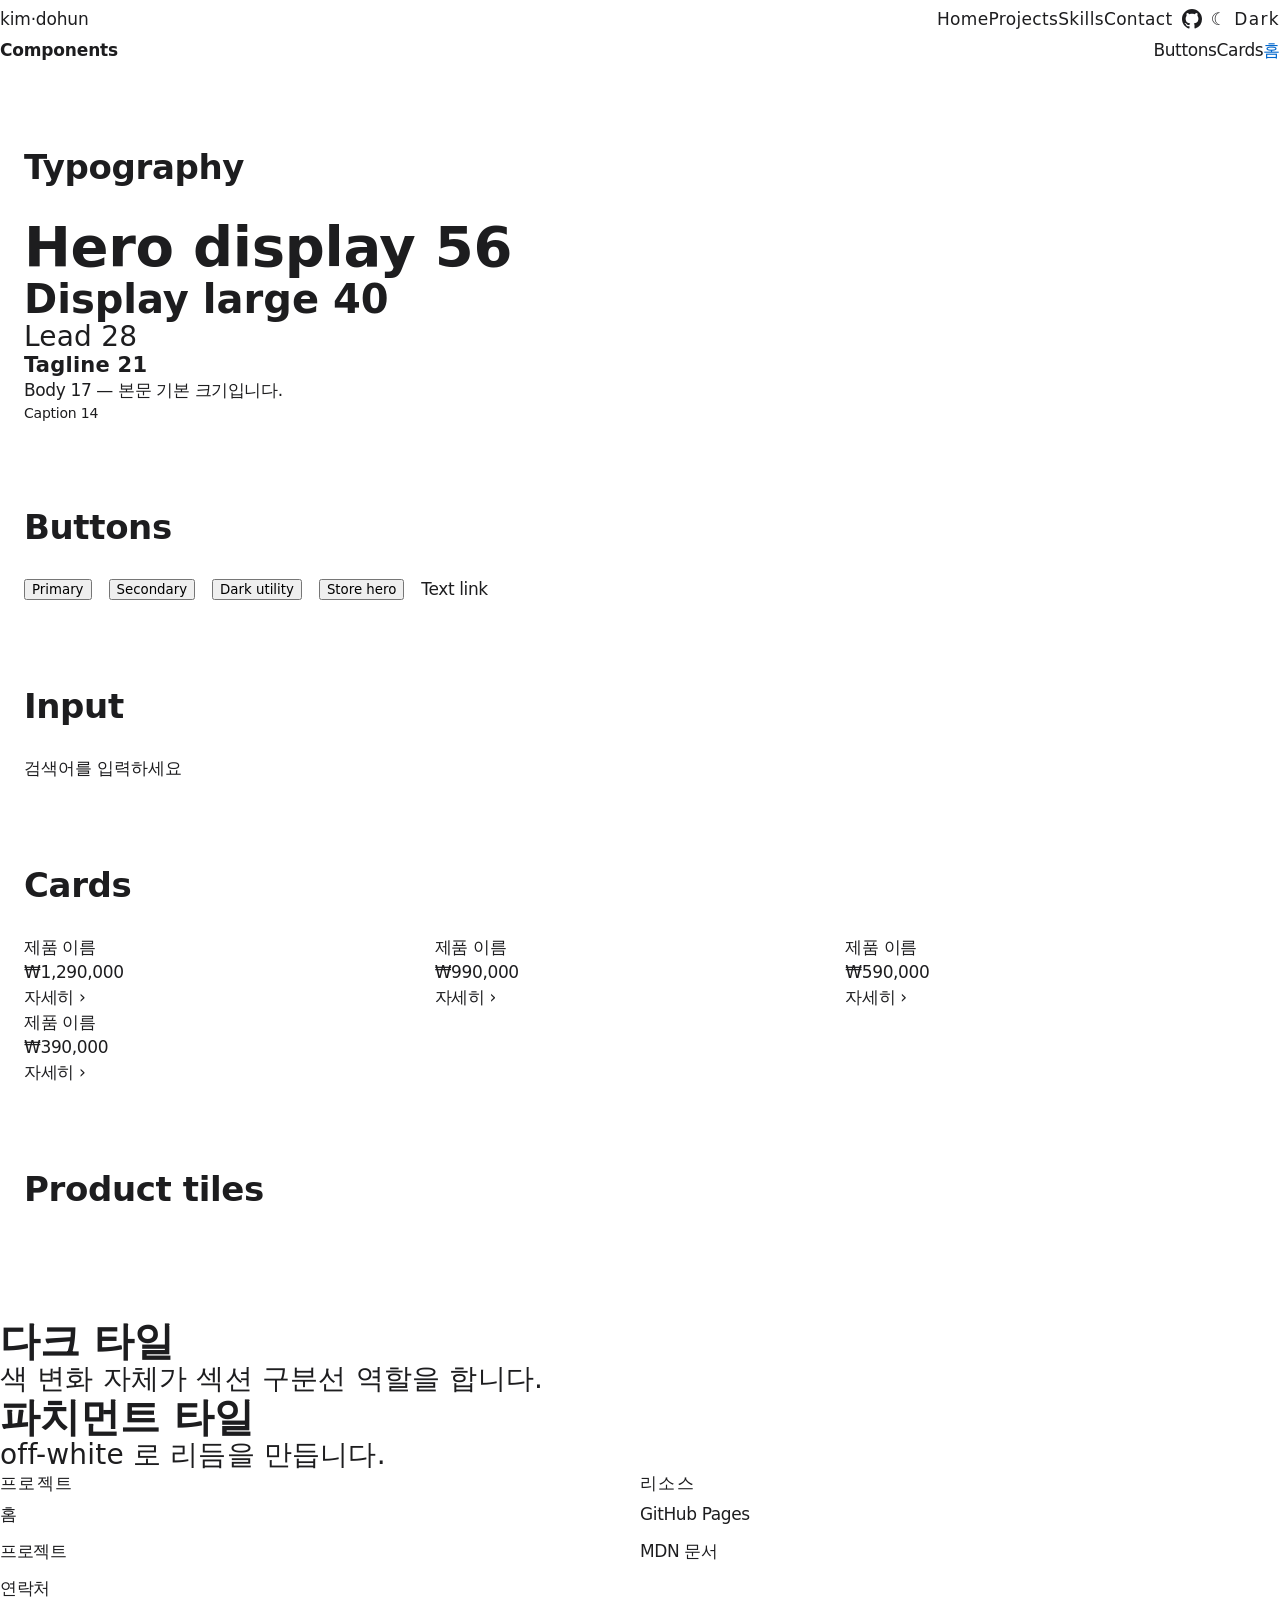
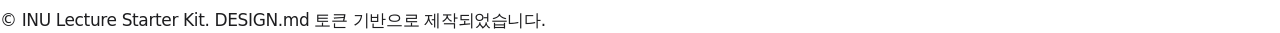
<file: components.html>
<!DOCTYPE html>
<html lang="ko">
  <head>
    <meta charset="UTF-8" />
    <meta name="viewport" content="width=device-width, initial-scale=1.0" />
    <title>INU Starter — Components</title>
    <meta name="description" content="DESIGN.md 컴포넌트 쇼케이스 — 복붙 참고용" />

    <link rel="preconnect" href="https://fonts.googleapis.com" />
    <link rel="preconnect" href="https://fonts.gstatic.com" crossorigin />
    <link
      href="https://fonts.googleapis.com/css2?family=Inter:wght@300;400;600;700&display=swap"
      rel="stylesheet"
    />

    <link rel="stylesheet" href="css/tokens.css" />
    <link rel="stylesheet" href="css/base.css" />
    <link rel="stylesheet" href="css/components.css" />

    <script defer src="js/main.js"></script>
    <script defer src="js/layout.js"></script>
  </head>
  <body>
    <header id="site-nav"></header>

    <!-- sub-nav : 카테고리 스트립 예시 -->
    <div class="sub-nav">
      <span class="sub-nav__title">Components</span>
      <div class="sub-nav__actions">
        <a class="text-link" href="#buttons">Buttons</a>
        <a class="text-link" href="#cards">Cards</a>
        <a class="btn-primary" href="index.html">홈</a>
      </div>
    </div>

    <main class="container-grid" style="padding-block: var(--space-section)">
      <!-- Typography -->
      <section style="margin-bottom: var(--space-section)">
        <h2 class="t-display-md" style="margin-bottom: var(--space-lg)">
          Typography
        </h2>
        <p class="t-hero-display">Hero display 56</p>
        <p class="t-display-lg">Display large 40</p>
        <p class="t-lead">Lead 28</p>
        <p class="t-tagline">Tagline 21</p>
        <p class="t-body">Body 17 — 본문 기본 크기입니다.</p>
        <p class="t-caption">Caption 14</p>
      </section>

      <!-- Buttons -->
      <section id="buttons" style="margin-bottom: var(--space-section)">
        <h2 class="t-display-md" style="margin-bottom: var(--space-lg)">
          Buttons
        </h2>
        <div
          style="
            display: flex;
            flex-wrap: wrap;
            gap: var(--space-md);
            align-items: center;
          "
        >
          <button class="btn-primary">Primary</button>
          <button class="btn-secondary-pill">Secondary</button>
          <button class="btn-dark-utility">Dark utility</button>
          <button class="btn-store-hero">Store hero</button>
          <a class="text-link" href="#">Text link</a>
        </div>
      </section>

      <!-- Inputs -->
      <section style="margin-bottom: var(--space-section)">
        <h2 class="t-display-md" style="margin-bottom: var(--space-lg)">Input</h2>
        <div style="max-width: 360px">
          <label class="sr-only" for="demo-search">검색</label>
          <input
            id="demo-search"
            class="search-input"
            type="search"
            placeholder="검색어를 입력하세요"
          />
        </div>
      </section>

      <!-- Cards -->
      <section id="cards" style="margin-bottom: var(--space-section)">
        <h2 class="t-display-md" style="margin-bottom: var(--space-lg)">
          Cards
        </h2>
        <div class="card-grid">
          <article class="store-utility-card">
            <div class="store-utility-card__media"></div>
            <p class="store-utility-card__name">제품 이름</p>
            <p class="store-utility-card__price">₩1,290,000</p>
            <a class="text-link" href="#">자세히 ›</a>
          </article>
          <article class="store-utility-card">
            <div class="store-utility-card__media"></div>
            <p class="store-utility-card__name">제품 이름</p>
            <p class="store-utility-card__price">₩990,000</p>
            <a class="text-link" href="#">자세히 ›</a>
          </article>
          <article class="store-utility-card">
            <div class="store-utility-card__media"></div>
            <p class="store-utility-card__name">제품 이름</p>
            <p class="store-utility-card__price">₩590,000</p>
            <a class="text-link" href="#">자세히 ›</a>
          </article>
          <article class="store-utility-card">
            <div class="store-utility-card__media"></div>
            <p class="store-utility-card__name">제품 이름</p>
            <p class="store-utility-card__price">₩390,000</p>
            <a class="text-link" href="#">자세히 ›</a>
          </article>
        </div>
      </section>

      <!-- Product tiles -->
      <section>
        <h2 class="t-display-md" style="margin-bottom: var(--space-lg)">
          Product tiles
        </h2>
      </section>
    </main>

    <!-- full-bleed 타일은 container 밖에 두어 가장자리까지 채움 -->
    <section class="product-tile product-tile--dark-2">
      <div class="product-tile__inner">
        <h3 class="t-display-lg">다크 타일</h3>
        <p class="t-lead">색 변화 자체가 섹션 구분선 역할을 합니다.</p>
      </div>
    </section>
    <section class="product-tile product-tile--parchment">
      <div class="product-tile__inner">
        <h3 class="t-display-lg">파치먼트 타일</h3>
        <p class="t-lead">off-white 로 리듬을 만듭니다.</p>
      </div>
    </section>

    <footer id="site-footer"></footer>
  </body>
</html>
</file>
<file: css/tokens.css>
/* ============================================================
 * tokens.css — DESIGN.md 디자인 토큰을 CSS 커스텀 프로퍼티로 변환
 * ------------------------------------------------------------
 * 단일 출처(Single Source of Truth)는 프로젝트 루트의 DESIGN.md 입니다.
 * 새 색/간격/라운드 값을 인라인으로 도입하지 말고 반드시 아래 변수를
 * 참조하세요. (예: color: var(--color-primary);)
 * ============================================================ */

:root {
  /* --- Colors : Brand & Accent --- */
  --color-primary: #0066cc;          /* Action Blue — 모든 인터랙션 단일 액센트 */
  --color-primary-focus: #0071e3;    /* 키보드 포커스 링 */
  --color-primary-on-dark: #2997ff;  /* 다크 타일 위 인라인 링크 */

  /* --- Colors : Text / Ink --- */
  --color-ink: #1d1d1f;              /* 헤드라인/본문 기본 잉크 */
  --color-body: #1d1d1f;
  --color-body-on-dark: #ffffff;
  --color-body-muted: #cccccc;       /* 다크 타일 보조 텍스트 */
  --color-ink-muted-80: #333333;
  --color-ink-muted-48: #7a7a7a;     /* disabled / fine-print */

  /* --- Colors : Surface --- */
  --color-canvas: #ffffff;
  --color-canvas-parchment: #f5f5f7; /* 시그니처 off-white */
  --color-surface-pearl: #fafafc;
  --color-surface-tile-1: #272729;
  --color-surface-tile-2: #2a2a2c;
  --color-surface-tile-3: #252527;
  --color-surface-black: #000000;    /* 글로벌 nav 배경 */
  --color-surface-chip-translucent: #d2d2d7;

  /* --- Colors : Hairlines & Borders --- */
  --color-divider-soft: #f0f0f0;
  --color-hairline: #e0e0e0;

  /* --- Colors : On-color --- */
  --color-on-primary: #ffffff;
  --color-on-dark: #ffffff;

  /* --- Typography : Font Family ---
   * Apple SF Pro는 Apple 플랫폼에서만 system-ui로 resolve 됩니다.
   * 비-Apple 플랫폼 대체용으로 Inter(Google Fonts)를 스택에 포함합니다. */
  --font-display: "SF Pro Display", system-ui, -apple-system, "Inter", sans-serif;
  --font-text: "SF Pro Text", system-ui, -apple-system, "Inter", sans-serif;

  /* --- Typography : Scale (size / weight / line-height / letter-spacing) --- */
  --fs-hero-display: 56px;   --lh-hero-display: 1.07;  --ls-hero-display: -0.28px;  --fw-hero-display: 600;
  --fs-display-lg: 40px;     --lh-display-lg: 1.10;    --ls-display-lg: 0;           --fw-display-lg: 600;
  --fs-display-md: 34px;     --lh-display-md: 1.47;    --ls-display-md: -0.374px;    --fw-display-md: 600;
  --fs-lead: 28px;           --lh-lead: 1.14;          --ls-lead: 0.196px;           --fw-lead: 400;
  --fs-lead-airy: 24px;      --lh-lead-airy: 1.5;      --ls-lead-airy: 0;            --fw-lead-airy: 300;
  --fs-tagline: 21px;        --lh-tagline: 1.19;       --ls-tagline: 0.231px;        --fw-tagline: 600;
  --fs-body-strong: 17px;    --lh-body-strong: 1.24;   --ls-body-strong: -0.374px;   --fw-body-strong: 600;
  --fs-body: 17px;           --lh-body: 1.47;          --ls-body: -0.374px;          --fw-body: 400;
  --fs-dense-link: 17px;     --lh-dense-link: 2.41;    --ls-dense-link: 0;          --fw-dense-link: 400;
  --fs-caption: 14px;        --lh-caption: 1.43;       --ls-caption: -0.224px;       --fw-caption: 400;
  --fs-caption-strong: 14px; --lh-caption-strong: 1.29;--ls-caption-strong: -0.224px;--fw-caption-strong: 600;
  --fs-button-large: 18px;   --lh-button-large: 1.0;   --ls-button-large: 0;        --fw-button-large: 300;
  --fs-button-utility: 14px; --lh-button-utility: 1.29;--ls-button-utility: -0.224px;--fw-button-utility: 400;
  --fs-fine-print: 12px;     --lh-fine-print: 1.0;     --ls-fine-print: -0.12px;     --fw-fine-print: 400;
  --fs-micro-legal: 10px;    --lh-micro-legal: 1.3;    --ls-micro-legal: -0.08px;    --fw-micro-legal: 400;
  --fs-nav-link: 12px;       --lh-nav-link: 1.0;       --ls-nav-link: -0.12px;       --fw-nav-link: 400;

  /* --- Spacing (base 8px) --- */
  --space-xxs: 4px;
  --space-xs: 8px;
  --space-sm: 12px;
  --space-md: 17px;
  --space-lg: 24px;
  --space-xl: 32px;
  --space-xxl: 48px;
  --space-section: 80px;

  /* --- Radius --- */
  --radius-none: 0px;
  --radius-xs: 5px;
  --radius-sm: 8px;
  --radius-md: 11px;
  --radius-lg: 18px;
  --radius-pill: 9999px;
  --radius-full: 9999px;

  /* --- Elevation : 시스템 전체에서 단 하나의 그림자(제품 이미지 전용) --- */
  --shadow-product: rgba(0, 0, 0, 0.22) 3px 5px 30px 0;

  /* --- Layout constants --- */
  --container-text: 980px;   /* 텍스트 중심 섹션 최대 폭 */
  --container-grid: 1440px;  /* 제품 그리드 최대 폭 */
  --nav-height: 44px;
  --subnav-height: 52px;
}
</file>
<file: css/base.css>
/* ============================================================
 * base.css — reset, 폰트 기준, body, 타이포그래피 유틸리티
 * ------------------------------------------------------------
 * tokens.css 의 변수에만 의존합니다. 인라인 hex/px 금지.
 * ============================================================ */

/* --- Minimal reset --- */
*,
*::before,
*::after {
  box-sizing: border-box;
}

html {
  -webkit-text-size-adjust: 100%;
}

body {
  margin: 0;
  font-family: var(--font-text);
  font-size: var(--fs-body);
  font-weight: var(--fw-body);
  line-height: var(--lh-body);
  letter-spacing: var(--ls-body);
  color: var(--color-ink);
  background-color: var(--color-canvas);
  -webkit-font-smoothing: antialiased;
  -moz-osx-font-smoothing: grayscale;
}

h1,
h2,
h3,
h4,
p,
figure {
  margin: 0;
}

img,
picture,
svg {
  display: block;
  max-width: 100%;
}

a {
  color: var(--color-primary);
  text-decoration: none;
}

ul {
  margin: 0;
  padding: 0;
  list-style: none;
}

button {
  font-family: inherit;
  cursor: pointer;
}

/* --- Typography utilities (DESIGN.md scale) ---
 * 클래스 하나로 size/weight/line-height/letter-spacing 를 한 번에 적용. */
.t-hero-display {
  font-family: var(--font-display);
  font-size: var(--fs-hero-display);
  font-weight: var(--fw-hero-display);
  line-height: var(--lh-hero-display);
  letter-spacing: var(--ls-hero-display);
}
.t-display-lg {
  font-family: var(--font-display);
  font-size: var(--fs-display-lg);
  font-weight: var(--fw-display-lg);
  line-height: var(--lh-display-lg);
  letter-spacing: var(--ls-display-lg);
}
.t-display-md {
  font-family: var(--font-text);
  font-size: var(--fs-display-md);
  font-weight: var(--fw-display-md);
  line-height: var(--lh-display-md);
  letter-spacing: var(--ls-display-md);
}
.t-lead {
  font-family: var(--font-display);
  font-size: var(--fs-lead);
  font-weight: var(--fw-lead);
  line-height: var(--lh-lead);
  letter-spacing: var(--ls-lead);
}
.t-lead-airy {
  font-family: var(--font-text);
  font-size: var(--fs-lead-airy);
  font-weight: var(--fw-lead-airy);
  line-height: var(--lh-lead-airy);
  letter-spacing: var(--ls-lead-airy);
}
.t-tagline {
  font-family: var(--font-display);
  font-size: var(--fs-tagline);
  font-weight: var(--fw-tagline);
  line-height: var(--lh-tagline);
  letter-spacing: var(--ls-tagline);
}
.t-body-strong {
  font-size: var(--fs-body-strong);
  font-weight: var(--fw-body-strong);
  line-height: var(--lh-body-strong);
  letter-spacing: var(--ls-body-strong);
}
.t-body {
  font-size: var(--fs-body);
  font-weight: var(--fw-body);
  line-height: var(--lh-body);
  letter-spacing: var(--ls-body);
}
.t-caption {
  font-size: var(--fs-caption);
  font-weight: var(--fw-caption);
  line-height: var(--lh-caption);
  letter-spacing: var(--ls-caption);
}
.t-caption-strong {
  font-size: var(--fs-caption-strong);
  font-weight: var(--fw-caption-strong);
  line-height: var(--lh-caption-strong);
  letter-spacing: var(--ls-caption-strong);
}
.t-fine-print {
  font-size: var(--fs-fine-print);
  font-weight: var(--fw-fine-print);
  line-height: var(--lh-fine-print);
  letter-spacing: var(--ls-fine-print);
}

/* --- Layout helpers --- */
.container-text {
  max-width: var(--container-text);
  margin-inline: auto;
  padding-inline: var(--space-lg);
}
.container-grid {
  max-width: var(--container-grid);
  margin-inline: auto;
  padding-inline: var(--space-lg);
}

/* 접근성: 키보드 포커스 가시화 (DESIGN.md focus blue) */
:focus-visible {
  outline: 2px solid var(--color-primary-focus);
  outline-offset: 2px;
}

/* 스크린리더 전용 텍스트 */
.sr-only {
  position: absolute;
  width: 1px;
  height: 1px;
  padding: 0;
  margin: -1px;
  overflow: hidden;
  clip: rect(0, 0, 0, 0);
  white-space: nowrap;
  border: 0;
}
</file>
<file: css/components.css>
/* ============================================================
 * components.css — DESIGN.md v2.0 `components:` 스펙 구현
 * ------------------------------------------------------------
 * 규칙(DESIGN.md Do's & Don'ts):
 *  - 인터랙션 액센트는 아쿠아 시그널(--color-signal) 단 하나.
 *  - 깊이는 1px 헤어라인 + surface step + 프로스트. 카드/입력/바에 그림자 금지.
 *  - 그림자는 진짜 떠 있는 오버레이(모바일 메뉴 시트)에만.
 *  - active(누름)는 transform: scale(0.95) 공통. hover 는 색/보더/transform 만.
 * ============================================================ */

/* ============================================================
 * 1. Top navigation — 프로스트 스티키 헤더
 * ============================================================ */

.global-nav {
  position: sticky;
  top: 0;
  z-index: 100;
  display: flex;
  align-items: center;
  gap: var(--space-6);
  height: var(--header-h);
  padding-inline: var(--space-4);
  background-color: color-mix(in srgb, var(--color-bg) 78%, transparent);
  -webkit-backdrop-filter: blur(10px) saturate(160%);
  backdrop-filter: blur(10px) saturate(160%);
  border-bottom: var(--hairline-w) solid var(--color-hairline);
}

/* 워드마크 : inu·starter ( · = signal ) */
.global-nav__brand {
  font-family: var(--font-display);
  font-size: var(--text-lg);
  font-weight: 500;
  letter-spacing: -0.01em;
  color: var(--color-text);
  margin-right: auto; /* 나머지 항목을 우측으로 밀어냄 */
}
.global-nav__brand .dot {
  color: var(--color-signal);
}

.global-nav__links {
  display: flex;
  align-items: center;
  gap: var(--space-2);
}

.global-nav__link {
  font-family: var(--font-mono);
  font-size: var(--text-sm);
  letter-spacing: 0.02em;
  color: var(--color-muted);
  padding: var(--space-2) var(--space-3);
  border-radius: var(--radius-md);
  border: var(--hairline-w) solid transparent;
  transition: color var(--dur) var(--ease), border-color var(--dur) var(--ease);
}
.global-nav__link:hover {
  color: var(--color-text);
  border-color: var(--color-hairline);
}
.global-nav__link[aria-current="page"] {
  color: var(--color-signal);
  border-color: var(--color-hairline);
}

/* GitHub 저장소 링크 (헤더 우측 아이콘) */
.global-nav__github {
  display: inline-flex;
  align-items: center;
  justify-content: center;
  width: 2.4rem;
  height: 2.4rem;
  color: var(--color-muted);
  border: var(--hairline-w) solid transparent;
  border-radius: var(--radius-md);
  transition: color var(--dur) var(--ease), border-color var(--dur) var(--ease),
    transform 0.1s ease;
}
.global-nav__github:hover {
  color: var(--color-text);
  border-color: var(--color-hairline);
}
.global-nav__github:active {
  transform: scale(0.95);
}
.global-nav__github-icon {
  display: block;
}

/* 테마 토글 버튼 (다크 ↔ 라이트) */
.global-nav__theme {
  font-family: var(--font-mono);
  font-size: var(--text-xs);
  letter-spacing: 0.08em;
  color: var(--color-muted);
  background-color: var(--color-surface);
  border: var(--hairline-w) solid var(--color-hairline);
  border-radius: var(--radius-md);
  padding: var(--space-2) var(--space-3);
  min-width: 3.6rem;
  transition: color var(--dur) var(--ease), border-color var(--dur) var(--ease),
    transform 0.1s ease;
}
.global-nav__theme:hover {
  color: var(--color-text);
  border-color: var(--color-signal);
}
.global-nav__theme:active {
  transform: scale(0.95);
}

/* 모바일 햄버거 토글 — 데스크탑에서는 숨김 */
.global-nav__toggle {
  display: none;
  width: 2.4rem;
  height: 2.4rem;
  background: transparent;
  border: var(--hairline-w) solid var(--color-hairline);
  border-radius: var(--radius-md);
  color: var(--color-text);
  font-size: var(--text-lg);
  line-height: 1;
}

/* sub-nav : 헤더 아래 프로스트 스트립 (컴포넌트 쇼케이스 등) */
.sub-nav {
  position: sticky;
  top: var(--header-h);
  z-index: 90;
  display: flex;
  align-items: center;
  gap: var(--space-4);
  min-height: var(--header-h);
  padding: var(--space-3) var(--space-4);
  background-color: color-mix(in srgb, var(--color-bg) 82%, transparent);
  -webkit-backdrop-filter: blur(10px) saturate(160%);
  backdrop-filter: blur(10px) saturate(160%);
  border-bottom: var(--hairline-w) solid var(--color-hairline);
}
.sub-nav__title {
  font-family: var(--font-body);
  font-size: var(--text-xl);
  font-weight: 700;
  letter-spacing: -0.01em;
}
.sub-nav__actions {
  margin-left: auto;
  display: flex;
  align-items: center;
  gap: var(--space-3);
}

/* ============================================================
 * 2. Buttons
 * ============================================================ */

.btn {
  display: inline-flex;
  align-items: center;
  justify-content: center;
  gap: var(--space-2);
  padding: var(--space-2) var(--space-4);
  font-size: var(--text-sm);
  font-weight: 500;
  line-height: 1;
  color: var(--color-text);
  background-color: var(--color-surface);
  border: var(--hairline-w) solid var(--color-hairline);
  border-radius: var(--radius-md);
  transition: border-color var(--dur) var(--ease), color var(--dur) var(--ease),
    transform 0.1s ease;
}
.btn:hover {
  border-color: var(--color-signal);
}
.btn:active {
  transform: scale(0.95);
}

/* 단 하나의 강조 CTA — 아쿠아 시그널 채움 */
.btn--primary {
  background-color: var(--color-signal);
  color: var(--color-bg);
  border-color: var(--color-signal);
  font-weight: 600;
}
.btn--primary:hover {
  border-color: var(--color-signal);
  filter: brightness(1.06);
}

/* ghost — 투명 배경, 헤어라인, 시그널 텍스트 */
.btn--ghost {
  background-color: transparent;
  color: var(--color-signal);
}

/* 더 큰 CTA */
.btn--lg {
  padding: var(--space-3) var(--space-6);
  font-size: var(--text-base);
}

/* text-link : 인라인 링크 */
.text-link {
  color: var(--color-signal);
  font-size: inherit;
  border-bottom: var(--hairline-w) solid transparent;
  transition: border-color var(--dur) var(--ease);
}
.text-link:hover {
  border-bottom-color: var(--color-signal-dim);
}

/* ============================================================
 * 3. Hero (정적 — 별자리 캔버스 없음)
 * ============================================================ */

.hero {
  padding: clamp(var(--space-12), 12vh, 8rem) var(--space-4);
  border-bottom: var(--hairline-w) solid var(--color-hairline);
}
.hero__inner {
  max-width: var(--content-max);
  margin-inline: auto;
  display: flex;
  flex-direction: column;
  align-items: flex-start;
  gap: var(--space-4);
}
.hero-accent {
  color: var(--color-signal);
}
.hero__cta {
  display: flex;
  flex-wrap: wrap;
  gap: var(--space-3);
  margin-top: var(--space-2);
}

/* ============================================================
 * 4. Filter chips
 * ============================================================ */

.chip-row {
  display: flex;
  flex-wrap: wrap;
  gap: var(--space-2);
}
.chip {
  font-family: var(--font-mono);
  font-size: var(--text-sm);
  color: var(--color-muted);
  background-color: var(--color-surface);
  border: var(--hairline-w) solid var(--color-hairline);
  border-radius: var(--radius-md);
  padding: var(--space-2) var(--space-3);
  transition: border-color var(--dur) var(--ease), color var(--dur) var(--ease),
    background-color var(--dur) var(--ease), transform 0.1s ease;
}
.chip:hover {
  border-color: var(--color-signal);
  color: var(--color-text);
}
.chip:active {
  transform: scale(0.95);
}
.chip.is-active {
  background-color: var(--color-signal);
  border-color: var(--color-signal);
  color: var(--color-bg);
}

/* ============================================================
 * 5. Cards & grids
 * ============================================================ */

.card-grid {
  display: grid;
  grid-template-columns: 1fr;
  gap: var(--space-4);
}

.card {
  display: flex;
  flex-direction: column;
  gap: var(--space-2);
  padding: var(--space-4);
  background-color: var(--color-surface);
  border: var(--hairline-w) solid var(--color-hairline);
  border-radius: var(--radius-lg);
  transition: border-color var(--dur) var(--ease), transform var(--dur) var(--ease);
}
.card:hover {
  border-color: var(--color-signal);
  transform: translateY(-2px);
}
.card__tag {
  font-family: var(--font-mono);
  font-size: var(--text-xs);
  letter-spacing: 0.06em;
  text-transform: uppercase;
  color: var(--color-muted);
}
.card__title {
  font-size: var(--text-base);
  font-weight: 600;
  color: var(--color-text);
}
.card__desc {
  font-size: var(--text-sm);
  line-height: 1.6;
  color: var(--color-muted);
  display: -webkit-box;
  -webkit-line-clamp: 3;
  -webkit-box-orient: vertical;
  overflow: hidden;
}
.card__foot {
  display: flex;
  align-items: center;
  gap: var(--space-2);
  margin-top: var(--space-2);
  font-family: var(--font-mono);
  font-size: var(--text-xs);
  color: var(--color-faint);
}

/* ============================================================
 * 6. Inputs
 * ============================================================ */

.search-input {
  width: 100%;
  padding: var(--space-3) var(--space-4);
  font-family: var(--font-body);
  font-size: var(--text-base);
  color: var(--color-text);
  background-color: var(--color-surface);
  border: var(--hairline-w) solid var(--color-hairline);
  border-radius: var(--radius-md);
  transition: border-color var(--dur) var(--ease);
}
.search-input::placeholder {
  color: var(--color-faint);
}
.search-input:focus {
  outline: none;
  border-color: var(--color-signal);
}

/* ============================================================
 * 7. Footer
 * ============================================================ */

.footer {
  padding: var(--space-12) var(--space-4);
  border-top: var(--hairline-w) solid var(--color-hairline);
  font-family: var(--font-mono);
  font-size: var(--text-xs);
  color: var(--color-muted);
}
.footer__inner {
  max-width: var(--content-max);
  margin-inline: auto;
}
.footer__columns {
  display: grid;
  grid-template-columns: repeat(2, 1fr);
  gap: var(--space-8);
}
.footer__heading {
  font-size: var(--text-xs);
  letter-spacing: 0.08em;
  text-transform: uppercase;
  color: var(--color-text);
  margin-bottom: var(--space-3);
}
.footer__links a {
  display: block;
  color: var(--color-muted);
  line-height: 2.2;
  border-bottom: var(--hairline-w) solid transparent;
  transition: color var(--dur) var(--ease);
}
.footer__links a:hover {
  color: var(--color-signal);
}
.footer__legal {
  margin-top: var(--space-8);
  padding-top: var(--space-4);
  border-top: var(--hairline-w) solid var(--color-hairline);
  color: var(--color-faint);
}

/* ============================================================
 * 8. Showcase helpers (components.html)
 * ============================================================ */

.showcase-section {
  padding-block: var(--space-8);
  border-bottom: var(--hairline-w) solid var(--color-hairline);
}
.showcase-section:last-child {
  border-bottom: 0;
}
.showcase-section__eyebrow {
  margin-bottom: var(--space-4);
}
.showcase-row {
  display: flex;
  flex-wrap: wrap;
  align-items: center;
  gap: var(--space-4);
}
.showcase-stack {
  display: flex;
  flex-direction: column;
  gap: var(--space-3);
}

/* ============================================================
 * 9. Responsive (DESIGN.md breakpoints)
 * ============================================================ */

/* ≥640px : 카드 그리드 2열 */
@media (min-width: 640px) {
  .card-grid {
    grid-template-columns: repeat(2, 1fr);
  }
}

/* ≥1024px : 카드 그리드 3열 */
@media (min-width: 1024px) {
  .card-grid {
    grid-template-columns: repeat(3, 1fr);
  }
}

/* ≤560px : nav 햄버거 collapse, 칩 가로 스크롤 */
@media (max-width: 560px) {
  .global-nav__links {
    display: none;
    position: absolute;
    top: var(--header-h);
    left: 0;
    right: 0;
    flex-direction: column;
    align-items: stretch;
    gap: var(--space-1);
    margin-left: 0;
    padding: var(--space-3) var(--space-4);
    background-color: var(--color-surface);
    border-bottom: var(--hairline-w) solid var(--color-hairline);
    /* 오버레이 시트 — 유일하게 그림자를 쓰는 곳 */
    box-shadow: 0 24px 48px -24px rgba(0, 0, 0, 0.6);
  }
  .global-nav__links.is-open {
    display: flex;
  }
  .global-nav__toggle {
    display: block;
    margin-left: auto;
  }
  .chip-row {
    flex-wrap: nowrap;
    overflow-x: auto;
  }
  .footer__columns {
    grid-template-columns: 1fr;
  }
}

/* ============================================================
 * 10. Portfolio — sections, tags, reveal
 * ============================================================ */

/* 홈 섹션 공통 컨테이너 */
.pf-section {
  max-width: var(--content-max);
  margin-inline: auto;
  padding-block: var(--space-12);
  padding-inline: var(--space-4);
}
.pf-section__eyebrow {
  margin-bottom: var(--space-6);
}

/* 소개 블록 — hero 아래 흡수 (72ch 읽기 폭) */
.pf-intro {
  max-width: var(--measure);
  margin-inline: auto;
  padding-block: var(--space-12);
  padding-inline: var(--space-4);
}

/* 연락처 CTA 밴드 */
.pf-cta {
  text-align: center;
  padding-block: var(--space-12);
  padding-inline: var(--space-4);
  border-top: var(--hairline-w) solid var(--color-hairline);
}
.pf-cta__actions {
  display: flex;
  flex-wrap: wrap;
  justify-content: center;
  gap: var(--space-3);
  margin-top: var(--space-6);
}

/* 비인터랙티브 태그 pill (기술스택/자격증) */
.tag-row {
  display: flex;
  flex-wrap: wrap;
  gap: var(--space-2);
  margin-top: var(--space-3);
}
.tag {
  font-family: var(--font-mono);
  font-size: var(--text-xs);
  color: var(--color-muted);
  background-color: var(--color-surface-2);
  border: var(--hairline-w) solid var(--color-hairline);
  border-radius: var(--radius-sm);
  padding: var(--space-1) var(--space-2);
}

/* 스크롤 리빌 : fade-up */
.reveal {
  opacity: 0;
  transform: translateY(16px);
  transition: opacity 0.5s var(--ease), transform 0.5s var(--ease);
}
.reveal.is-visible {
  opacity: 1;
  transform: none;
}
@media (prefers-reduced-motion: reduce) {
  .reveal {
    opacity: 1;
    transform: none;
    transition: none;
  }
}

/* 스킬/자격증 소제목 */
.pf-subhead {
  font-family: var(--font-mono);
  font-size: var(--text-sm);
  color: var(--color-text);
  margin-bottom: var(--space-3);
}

/* 자격증 목록 (이름 + 발급기관·취득일) */
.cert-list {
  list-style: none;
  margin: 0;
  padding: 0;
  display: flex;
  flex-direction: column;
}
.cert {
  display: flex;
  flex-wrap: wrap;
  align-items: baseline;
  gap: var(--space-2) var(--space-3);
  padding-block: var(--space-3);
  border-bottom: var(--hairline-w) solid var(--color-hairline);
}
.cert:last-child {
  border-bottom: 0;
}
.cert__name {
  font-size: var(--text-base);
  color: var(--color-text);
}
.cert__meta {
  font-family: var(--font-mono);
  font-size: var(--text-xs);
  color: var(--color-muted);
  margin-left: auto;
}

/* 클릭 가능한 프로젝트 카드 (상세 모달 트리거) */
.card--clickable {
  cursor: pointer;
}
.card--clickable:focus-visible {
  outline: none;
  border-color: var(--color-signal);
}
.card--clickable .card__foot {
  color: var(--color-signal);
}

/* 프로젝트 상세 모달 */
.pmodal {
  position: fixed;
  inset: 0;
  z-index: 200;
  display: flex;
  align-items: center;
  justify-content: center;
  padding: var(--space-4);
}
.pmodal[hidden] {
  display: none;
}
.pmodal__backdrop {
  position: absolute;
  inset: 0;
  background-color: color-mix(in srgb, var(--color-bg) 72%, transparent);
  -webkit-backdrop-filter: blur(6px);
  backdrop-filter: blur(6px);
}
.pmodal__dialog {
  position: relative;
  width: 100%;
  max-width: 34rem;
  max-height: 85vh;
  overflow-y: auto;
  padding: var(--space-8);
  background-color: var(--color-surface);
  border: var(--hairline-w) solid var(--color-hairline);
  border-radius: var(--radius-lg);
}
.pmodal__close {
  position: absolute;
  top: var(--space-3);
  right: var(--space-3);
  width: 2rem;
  height: 2rem;
  display: inline-flex;
  align-items: center;
  justify-content: center;
  color: var(--color-muted);
  background: transparent;
  border: var(--hairline-w) solid var(--color-hairline);
  border-radius: var(--radius-md);
  transition: color var(--dur) var(--ease), border-color var(--dur) var(--ease);
}
.pmodal__close:hover {
  color: var(--color-text);
  border-color: var(--color-signal);
}
.pmodal__role {
  font-family: var(--font-mono);
  font-size: var(--text-xs);
  letter-spacing: 0.06em;
  text-transform: uppercase;
  color: var(--color-muted);
}
.pmodal__title {
  font-size: var(--text-2xl);
  font-weight: 700;
  letter-spacing: -0.01em;
  margin-top: var(--space-2);
}
.pmodal__desc {
  font-size: var(--text-sm);
  line-height: var(--leading-body);
  color: var(--color-muted);
  margin-top: var(--space-4);
}
.pmodal__foot {
  margin-top: var(--space-6);
  display: flex;
  align-items: center;
  gap: var(--space-3);
}
.pmodal__private {
  font-family: var(--font-mono);
  font-size: var(--text-xs);
  color: var(--color-faint);
}
</file>
